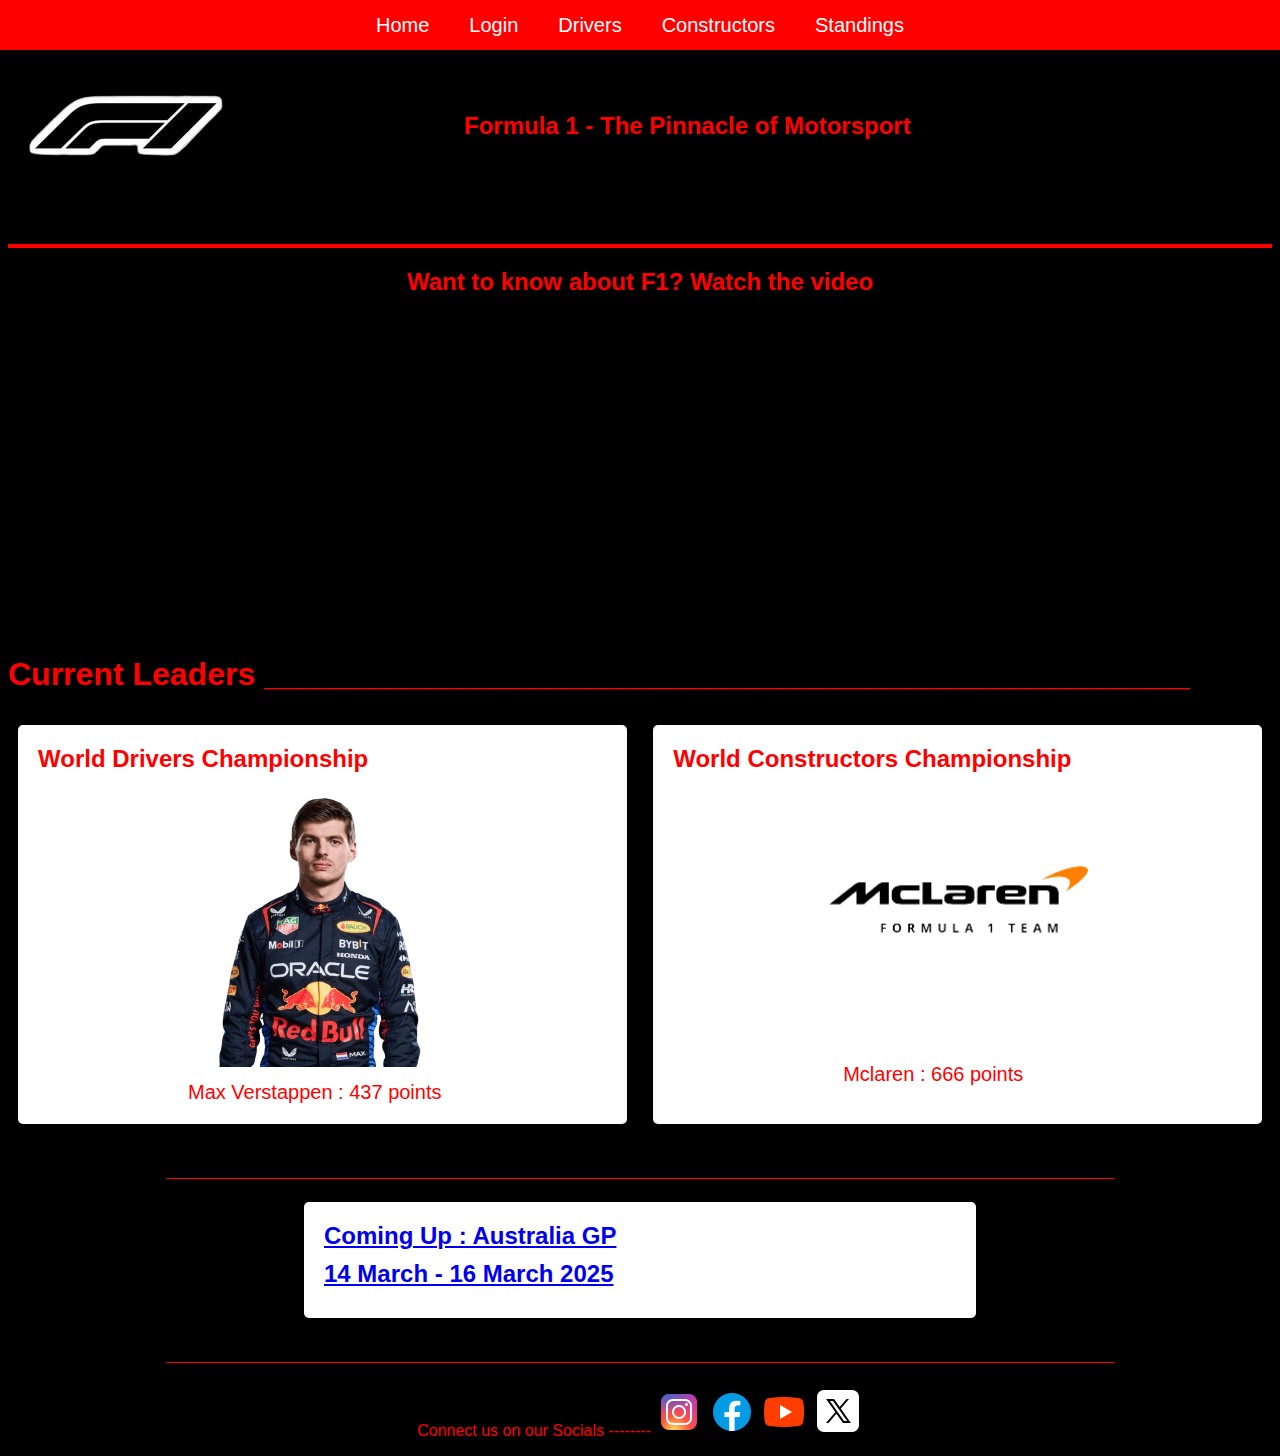
<file: project/index.html>
<!DOCTYPE html>
<html>
    <head>
        <title>Formula 1</title>
        <link rel="stylesheet" href="style.css">
        <link rel="icon" href="pics/fav-home.png">
    </head>
    <body>
        <div class="element">
            <img src="pics/logo.png" alt="F1 Logo" style="padding-right: 100px;">
            <h2 style="color: red; padding-left: 120px;">Formula 1 - The Pinnacle of Motorsport</h2>
        </div>
        <nav>
            <a href="index.html">Home</a>
            <a href="form.html">Login</a>
            <a href="drivers.html">Drivers</a>
            <a href="const.html">Constructors</a>
            <a href="stand.html">Standings</a>
        </nav>
        <h2 style="color: red;" align="center">
            Want to know about F1? Watch the video</h2>
        <div style="text-align: center;">
        <iframe width="560" height="315"
            src="https://www.youtube.com/embed/SSdsncLXLYs?si=FbUzZIsNlEqUjgto" 
            title="YouTube video player" frameborder="0" allow="accelerometer; autoplay; 
            clipboard-write; encrypted-media; gyroscope; picture-in-picture; web-share" 
            allowfullscreen>
        </iframe>
        </div>
        <h1 style="color: red;">Current Leaders ____________________________________________________</h1>
        <div class="card-box">
            <div class="card">
                <div class="card-content">
                    <div class="card-title">World Drivers Championship</div>
                    <img class="card-imaged" src="pics/driver/max.png" alt="Verstappen"> 
                    <div class="card-descriptiond">Max Verstappen : 437 points</div>
                </div>
            </div>
            <div class="card">
                <div class="card-content">
                    <div class="card-title">World Constructors Championship</div>
                    <img class="card-imagec" src="pics/const/mc.png" alt="McLaren">
                    <div class="card-descriptionc">Mclaren : 666 points</div>
                </div>
            </div>
        </div>
        <h2 style="color: red;" align="center">_______________________________________________________________________</h2>
        <div class="card-event"><a href="https://www.formula1.com/en/latest/article/fia-and-formula-1-announces-calendar-for-2025.48ii9hOMGxuOJnjLgpA5qS">
            <div class="card-title">Coming Up : Australia GP</div>
            <div class="card-title">14 March - 16 March 2025</div>
        </div></a>
        <h2 style="color: red;" align="center">_______________________________________________________________________</h2>
        <p style="color: red;" align="center">
            Connect us on our Socials --------
            <a href="https://www.instagram.com/f1/"><img src="pics/insta.png"></a>
            <a href="https://www.facebook.com/Formula1/"><img src="pics/face.png"></a>
            <a href="https://www.youtube.com/@Formula1"><img src="pics/you.png"></a>
            <a href="https://x.com/F1"><img src="pics/tweet.png"></a>
        </p>
    </body>
</html>
</file>
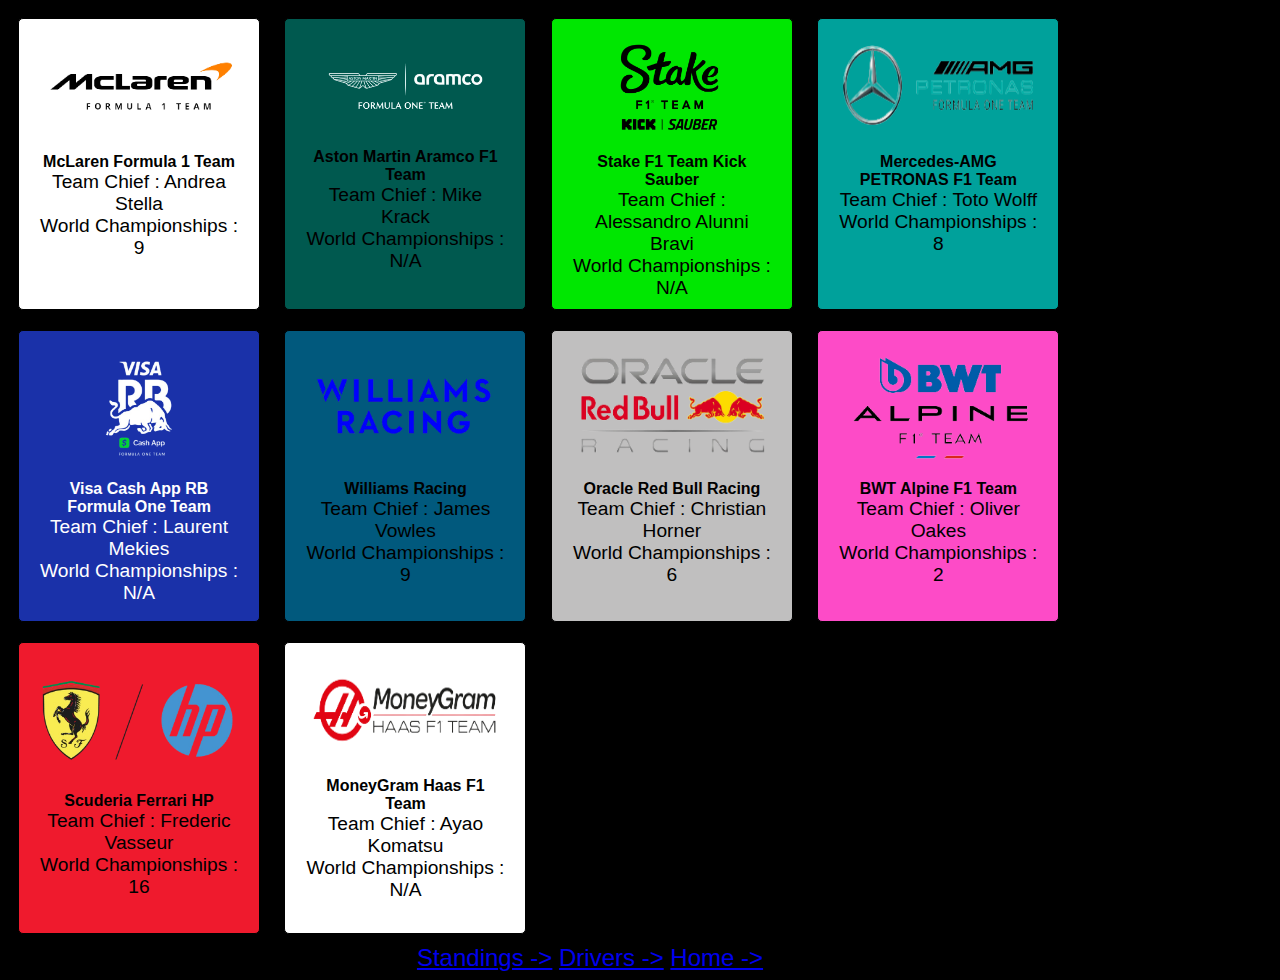
<file: project/const.html>
<!DOCTYPE html>
<html>
    <head>
        <title>Constructors</title>
        <link rel="stylesheet" href="style.css">
        <link rel="icon" href="pics/fav-const.png"> 
    </head>
    <body>
        <div class="const-card" style="background-color:#ffffff;">
            <a href="https://www.formula1.com/en/teams/McLaren.html"
            target="_blank">
                <img src="pics/const/mc.png" alt="McLaren" height="100"></a>
            <h2>McLaren Formula 1 Team</h2>
            <p>Team Chief : Andrea Stella</p>
            <p>World Championships : 9</p>
        </div>
        <div class="const-card" style="background-color:#00594F;">
            <a href="https://www.formula1.com/en/teams/Aston-Martin.html"
            target="_blank">
                <img src="pics/const/ast.png" alt="Aston Martin" height="95"></a>
            <h2>Aston Martin Aramco F1 Team</h2>
            <p>Team Chief : Mike Krack</p>
            <p>World Championships : N/A</p>
        </div>
        <div class="const-card" style="background-color:#00e701;">
            <a href="https://www.formula1.com/en/teams/kick-sauber.html"
            target="_blank">
                <img src="pics/const/alfa.png" alt="Kick Sauber" height="100"></a>
            <h2>Stake F1 Team Kick Sauber</h2>
            <p>Team Chief : Alessandro Alunni Bravi</p>
            <p>World Championships : N/A</p>
        </div>
        <div class="const-card" style="background-color:#00A19B;">
            <a href="https://www.formula1.com/en/teams/Mercedes.html"
            target="_blank">
                <img src="pics/const/merc.png" alt="Mercedes" height="100"></a>
            <h2>Mercedes-AMG PETRONAS F1 Team</h2>
            <p>Team Chief : Toto Wolff</p>
            <p>World Championships : 8</p>
        </div>
        <div class="const-card" style="background-color:#1a31a9;">
            <a href="https://www.formula1.com/en/teams/rb.html"
            target="_blank">
                <img src="pics/const/at.png" alt="Visa Cash App RB" height="115"></a>
            <h2 style="color: white;">Visa Cash App RB Formula One Team</h2>
            <p style="color: white;">Team Chief : Laurent Mekies</p>
            <p style="color: white;">World Championships : N/A</p>
        </div>
        <div class="const-card" style="background-color:#0196d198;">
            <a href="https://www.formula1.com/en/teams/Williams.html"
            target="_blank">
                <img src="pics/const/w.png" alt="Williams" height="115"></a>
            <h2>Williams Racing</h2>
            <p>Team Chief : James Vowles</p>
            <p>World Championships : 9</p>
        </div>
        <div class="const-card" style="background-color:#C0BFBF;">
            <a href="https://www.formula1.com/en/teams/Red-Bull-Racing.html"
            target="_blank">
                <img src="pics/const/rb.png" alt="Red Bull" height="115"></a>
            <h2>Oracle Red Bull Racing</h2>
            <p>Team Chief : Christian Horner</p>
            <p>World Championships : 6</p>
        </div>
        <div class="const-card" style="background-color:#FD4BC7;">
            <a href="https://www.formula1.com/en/teams/Alpine.html"
            target="_blank">
                <img src="pics/const/alp.png" alt="Alpine" height="115"></a>
            <h2>BWT Alpine F1 Team</h2>
            <p>Team Chief : Oliver Oakes</p>
            <p>World Championships : 2</p>
        </div>
        <div class="const-card" style="background-color:#EF1A2D;">
            <a href="https://www.formula1.com/en/teams/Ferrari.html"
            target="_blank">
                <img src="pics/const/fer.png" alt="Ferrari" height="115"></a>
            <h2>Scuderia Ferrari HP</h2>
            <p>Team Chief : Frederic Vasseur</p>
            <p>World Championships : 16</p>
        </div>
        <div class="const-card" style="background-color:#ffffff;">
            <a href="https://www.formula1.com/en/teams/Haas-F1-Team.html"
            target="_blank">
                <img src="pics/const/haas.png" alt="Haas" height="100"></a>
            <h2>MoneyGram Haas F1 Team</h2>
            <p>Team Chief : Ayao Komatsu</p>
            <p>World Championships : N/A</p>
        </div>
        <div class="links" align="center" style="font-size: x-large;">
            <a href="stand.html">Standings -></a>
            <a href="drivers.html">Drivers -></a>
            <a href="index.html">Home -></a>
        </div>
    </body>
</html>
</file>
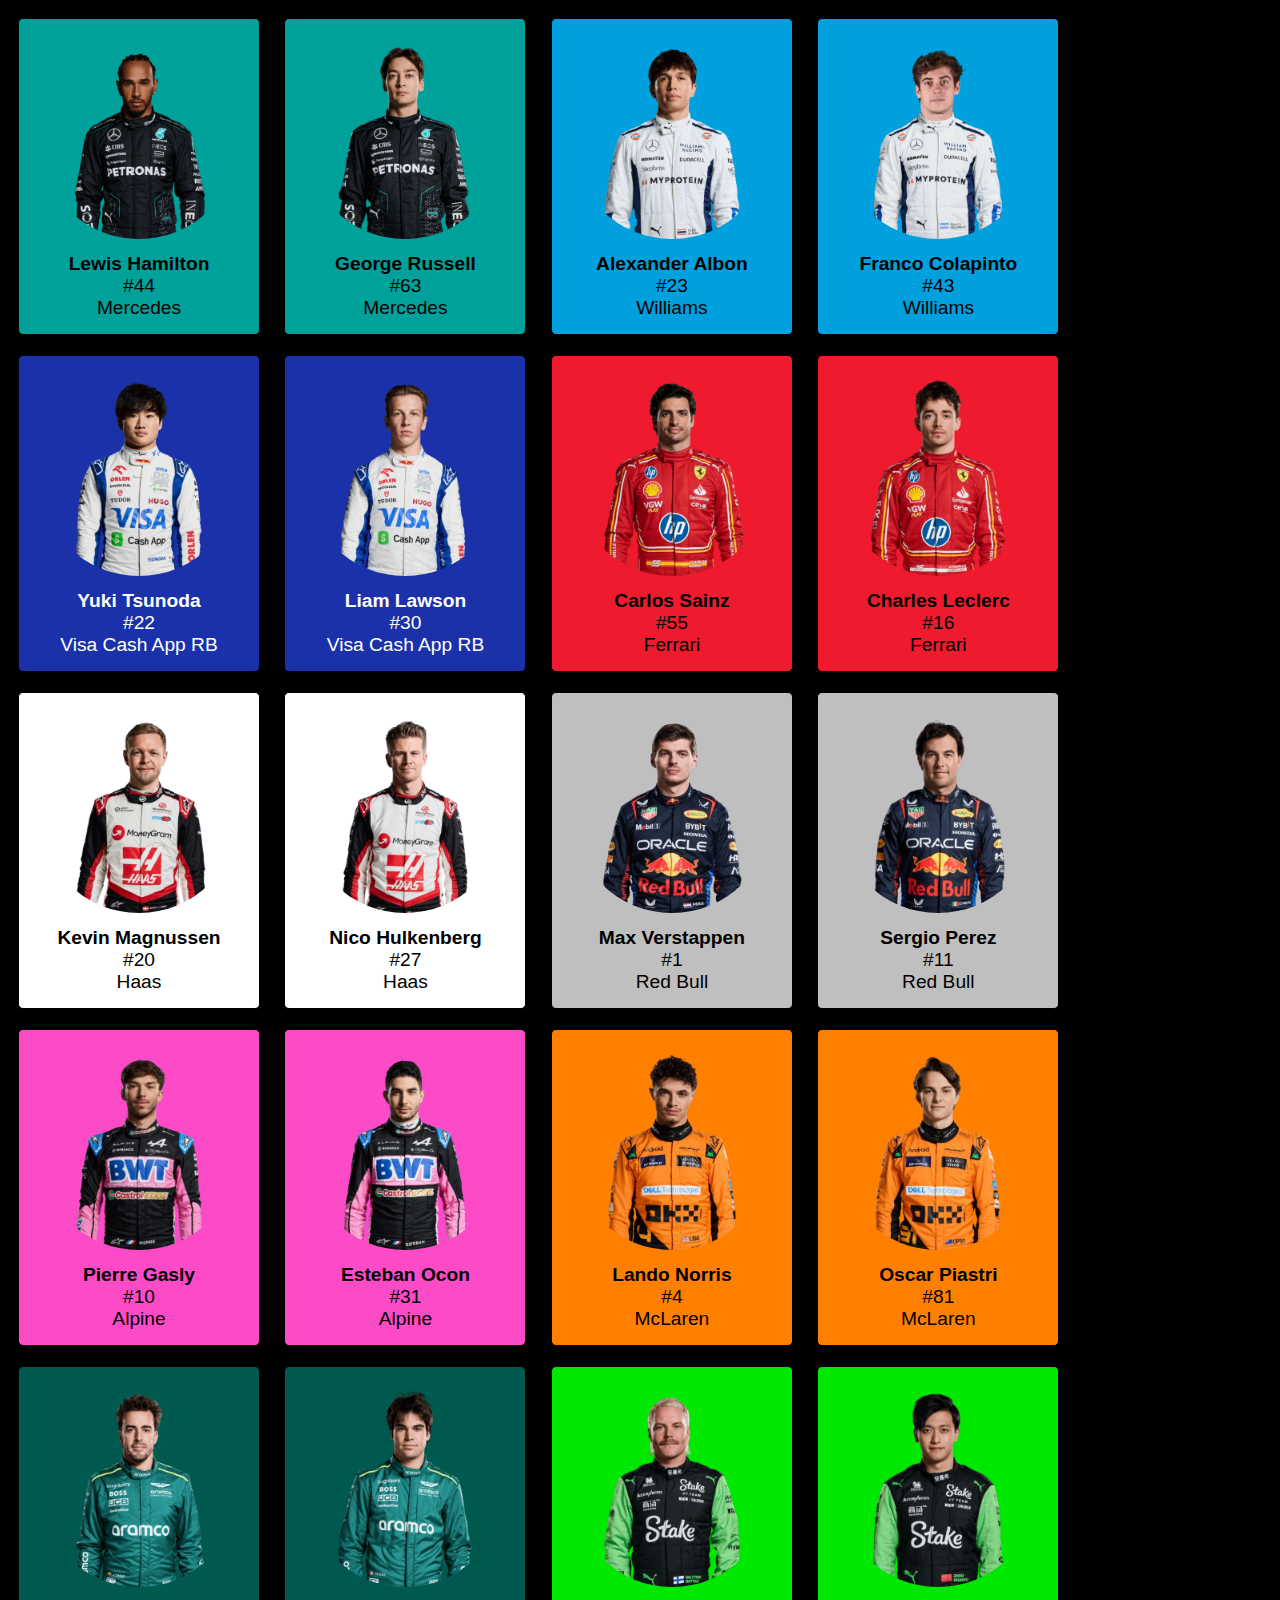
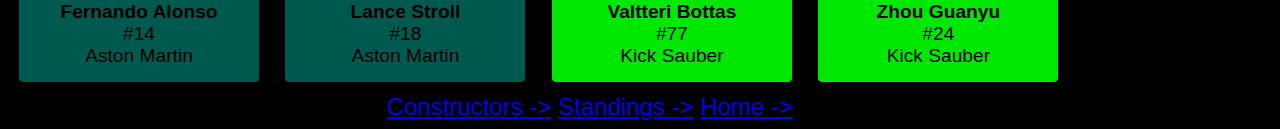
<file: project/drivers.html>
<!DOCTYPE html>
<html>
    <head>
        <title>Drivers</title>
        <link rel="stylesheet" href="style.css">
        <link rel="icon" href="pics/fav-drive.png">
    </head>
    <body>
        <div class="driver-card" style="background-color:#00A19B;">
            <a href="https://www.formula1.com/en/drivers/lewis-hamilton.html"
            target="_blank">
                <img src="pics/driver/lew.png" alt="Lewis" height="150"></a>
            <h2>Lewis Hamilton</h2>
            <p>#44</p>
            <p>Mercedes</p>
        </div>
        <div class="driver-card" style="background-color:#00A19B;">
            <a href="https://www.formula1.com/en/drivers/george-russell.html"
            target="_blank">
                <img src="pics/driver/geo.png" alt="George" height="150"></a>
            <h2>George Russell</h2>
            <p>#63</p>
            <p>Mercedes</p>
        </div>
        <div class="driver-card" style="background-color:#00A0DE;">
            <a href="https://www.formula1.com/en/drivers/alexander-albon.html"
            target="_blank">
                <img src="pics/driver/albono.png" alt="Albon" height="150"></a>
            <h2>Alexander Albon</h2>
            <p>#23</p>
            <p>Williams</p>
        </div>
        <div class="driver-card" style="background-color:#00A0DE;">
            <a href="https://www.formula1.com/en/drivers/franco-colapinto.html"
            target="_blank">
                <img src="pics/driver/col.png" alt="Colapinto" height="150"></a>
            <h2>Franco Colapinto</h2>
            <p>#43</p>
            <p>Williams</p>
        </div>
        <div class="driver-card" style="background-color:#1a31a9;">
            <a href="https://www.formula1.com/en/drivers/yuki-tsunoda.html"
            target="_blank">
                <img src="pics/driver/yuki.png" alt="Tsunoda" height="150"></a>
            <h2 style="color: #FFFFFF;">Yuki Tsunoda</h2>
            <p style="color: #FFFFFF;">#22</p>
            <p style="color: #FFFFFF;">Visa Cash App RB</p>
        </div>
        <div class="driver-card" style="background-color:#1a31a9;">
            <a href="https://www.formula1.com/en/drivers/liam-lawson.html"
            target="_blank">
                <img src="pics/driver/law.png" alt="Lawson" height="150"></a>
            <h2 style="color: #FFFFFF;">Liam Lawson</h2>
            <p style="color: #FFFFFF;">#30</p>
            <p style="color: #FFFFFF;">Visa Cash App RB</p>
        </div>
        <div class="driver-card" style="background-color:#EF1A2D;">
            <a href="https://www.formula1.com/en/drivers/carlos-sainz.html"
            target="_blank">
                <img src="pics/driver/sai.png" alt="Sainz" height="150"></a>
            <h2>Carlos Sainz</h2>
            <p>#55</p>
            <p>Ferrari</p>
        </div>
        <div class="driver-card" style="background-color:#EF1A2D;">
            <a href="https://www.formula1.com/en/drivers/charles-leclerc.html"
            target="_blank">
                <img src="pics/driver/lec.png" alt="Leclerc" height="150"></a>
            <h2>Charles Leclerc</h2>
            <p>#16</p>
            <p>Ferrari</p>
        </div>
        <div class="driver-card" style="background-color:#ffffff;">
            <a href="https://www.formula1.com/en/drivers/kevin-magnussen.html"
            target="_blank">
                <img src="pics/driver/kmag.png" alt="Magnussen" height="150"></a>
            <h2>Kevin Magnussen</h2>
            <p>#20</p>
            <p>Haas</p>
        </div>
        <div class="driver-card" style="background-color:#ffffff;">
            <a href="https://www.formula1.com/en/drivers/nico-hulkenberg.html"
            target="_blank">
                <img src="pics/driver/hulk.png" alt="Hulkenberg" height="150"></a>
            <h2>Nico Hulkenberg</h2>
            <p>#27</p>
            <p>Haas</p>
        </div>
        <div class="driver-card" style="background-color:#C0BFBF;">
            <a href="https://www.formula1.com/en/drivers/max-verstappen.html"
            target="_blank">
                <img src="pics/driver/max.png" alt="Verstappen" height="150"></a>
            <h2>Max Verstappen</h2>
            <p>#1</p>
            <p>Red Bull</p>
        </div>
        <div class="driver-card" style="background-color:#C0BFBF;">
            <a href="https://www.formula1.com/en/drivers/sergio-perez.html"
            target="_blank">
                <img src="pics/driver/checo.png" alt="Perez" height="150"></a>
            <h2>Sergio Perez</h2>
            <p>#11</p>
            <p>Red Bull</p>
        </div>
        <div class="driver-card" style="background-color:#FD4BC7;">
            <a href="https://www.formula1.com/en/drivers/pierre-gasly.html"
            target="_blank">
                <img src="pics/driver/gas.png" alt="Gasly" height="150"></a>
            <h2>Pierre Gasly</h2>
            <p>#10</p>
            <p>Alpine</p>
        </div>
        <div class="driver-card" style="background-color:#FD4BC7;">
            <a href="https://www.formula1.com/en/drivers/esteban-ocon.html"
            target="_blank">
                <img src="pics/driver/ocon.png" alt="Ocon" height="150"></a>
            <h2>Esteban Ocon</h2>
            <p>#31</p>
            <p>Alpine</p>
        </div>
        <div class="driver-card" style="background-color:#FF8000;">
            <a href="https://www.formula1.com/en/drivers/lando-norris.html"
            target="_blank">
                <img src="pics/driver/lando.png" alt="Norris" height="150"></a>
            <h2>Lando Norris</h2>
            <p>#4</p>
            <p>McLaren</p>
        </div>
        <div class="driver-card" style="background-color:#FF8000;">
            <a href="https://www.formula1.com/en/drivers/oscar-piastri.html"
            target="_blank">
                <img src="pics/driver/osc.png" alt="Piastri" height="150"></a>
            <h2>Oscar Piastri</h2>
            <p>#81</p>
            <p>McLaren</p>
        </div>
        <div class="driver-card" style="background-color:#00594F;">
            <a href="https://www.formula1.com/en/drivers/fernando-alonso.html"
            target="_blank">
                <img src="pics/driver/alo.png" alt="Alonso" height="150"></a>
            <h2>Fernando Alonso</h2>
            <p>#14</p>
            <p>Aston Martin</p>
        </div>
        <div class="driver-card" style="background-color:#00594F;">
            <a href="https://www.formula1.com/en/drivers/lance-stroll.html"
            target="_blank">
                <img src="pics/driver/str.png" alt="Stroll" height="150"></a>
            <h2>Lance Stroll</h2>
            <p>#18</p>
            <p>Aston Martin</p>
        </div>
        <div class="driver-card" style="background-color:#00e701;">
            <a href="https://www.formula1.com/en/drivers/valtteri-bottas.html"
            target="_blank">
                <img src="pics/driver/bot.png" alt="Bottas" height="150"></a>
            <h2>Valtteri Bottas</h2>
            <p>#77</p>
            <p>Kick Sauber</p>
        </div>
        <div class="driver-card" style="background-color:#00e701;">
            <a href="https://www.formula1.com/en/drivers/guanyu-zhou.html"
            target="_blank">
                <img src="pics/driver/zho.png" alt="Zhou" height="150"></a>
            <h2>Zhou Guanyu</h2>
            <p>#24</p>
            <p>Kick Sauber</p>
        </div>
        <div class="links" align="center" style="font-size: x-large;">
            <a href="const.html">Constructors -></a>
            <a href="stand.html">Standings -></a>
            <a href="index.html">Home -></a>
        </div>
    </body>
</html>
</file>
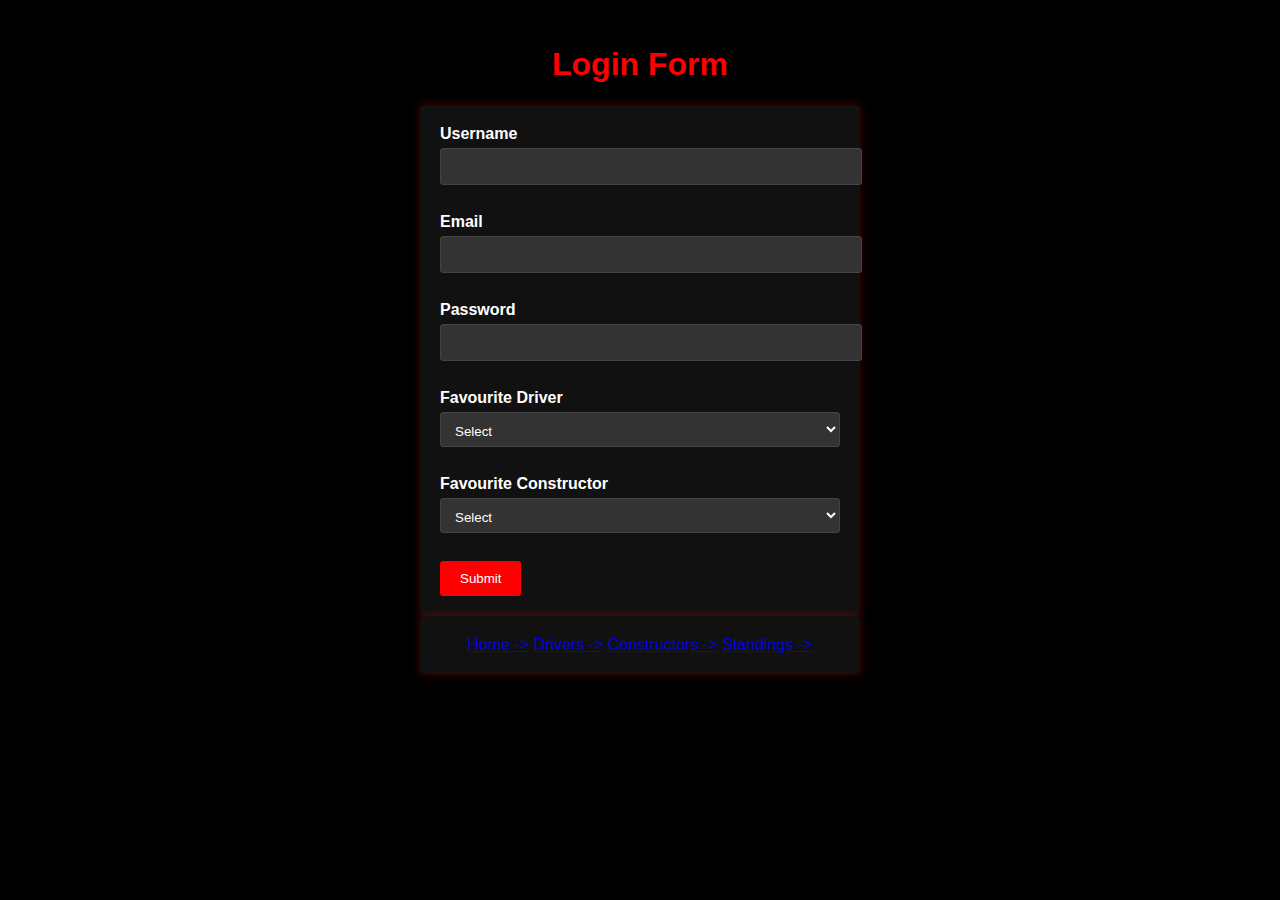
<file: project/form.html>
<!DOCTYPE html>
<html>
    <head>
        <title>Login</title>
        <link rel="icon" href="pics/fav-login.png">
        <style>
            body {
                font-family: Arial, sans-serif;
                background-color: #000;
                color: #fff;
            }

            div {
                background-color: #111;
                padding-top: 50px;
                width: 400px;
                margin: 0 auto;
                padding: 20px;
                border-radius: 5px;
                box-shadow: 0 0 10px rgba(255, 0, 0, 0.3);
            }

            form {
                text-align: left;
                align-content: center;
            }

            label {
                display: block;
                margin-bottom: 5px;
                font-weight: bold;
            }

            input[type="text"],
            input[type="email"],
            input[type="password"],
            select {
                width: 100%;
                padding: 10px;
                margin-bottom: 10px;
                border: 1px solid #444;
                border-radius: 3px;
                background-color: #333;
                color: #fff;
            }

            select {
                height: 35px;
            }

            input[type="submit"] {
                background-color: #ff0000;
                color: #fff;
                border: none;
                padding: 10px 20px;
                border-radius: 3px;
                cursor: pointer;
            }

            input[type="submit"]:hover {
                background-color: #cc0000;
            }

            h1 {
                padding-top: 25px;
            }
        </style>
    </head>
    <body>
        <h1 style="color: #ff0000;" align="center">Login Form</h1>
        <div>
            <form action="f1db.php" method="post">
                <label>Username</label>
                <input type="text" name="una" required><br><br>

                <label>Email</label>
                <input type="email" name="ema" required><br><br>

                <label>Password</label>
                <input type="password" name="pass" required><br><br>

                <label>Favourite Driver</label>
                <select name="driver" required>
                    <option value="select">Select</option>
                    <option value="alb">Alexander Albon</option>
                    <option value="sai">Carlos Sainz</option>
                    <option value="lec">Charles Leclerc</option>
                    <option value="law">Liam Lawson</option>
                    <option value="oco">Esteban Ocon</option>
                    <option value="alo">Fernando Alonso</option>
                    <option value="rus">George Russell</option>
                    <option value="mag">Kevin Magnussen</option>
                    <option value="str">Lance Stroll</option>
                    <option value="nor">Lando Norris</option>
                    <option value="ham">Lewis Hamilton</option>
                    <option value="col">Franco Colapinto</option>
                    <option value="ver">Max Verstappen</option>
                    <option value="hulk">Nico Hulkenberg</option>
                    <option value="osc">Oscar Piastri</option>
                    <option value="gas">Pierre Gasly</option>
                    <option value="per">Sergio Perez</option>
                    <option value="bot">Valtteri Bottas</option>
                    <option value="tsu">Yuki Tsunoda</option>
                    <option value="zho">Zhou Guanyu</option>
                </select><br><br>

                <label>Favourite Constructor</label>
                <select name="const" required>
                    <option value="select">Select</option>
                    <option value="kick">Kick Sauber</option>
                    <option value="vrb">Visa Cash App RB</option>
                    <option value="alp">Alpine</option>
                    <option value="ast">Aston Martin</option>
                    <option value="fer">Ferrari</option>
                    <option value="haas">Haas</option>
                    <option value="mcl">McLaren</option>
                    <option value="merc">Mercedes</option>
                    <option value="rb">Red Bull</option>
                    <option value="will">Williams</option>
                </select><br><br>

                <input type="submit" id="submit">
            </form>
        </div>
        <div class="links" align="center">
            <a href="index.html">Home -></a>
            <a href="drivers.html">Drivers -></a>
            <a href="const.html">Constructors -></a>
            <a href="stand.html">Standings -></a>
        </div>
        <script>
            const form = document.querySelector('form');

            form.addEventListener('submit', (event) => {
            const emailInput = document.getElementById("ema");
            const passwordInput = document.getElementById("pass");
            const emailRegex = /^[a-zA-Z0-9._+-]+@[a-zA-Z0-9.-]+\.[a-zA-Z]{2,4}$/;

            if (!emailRegex.test(emailInput.value)) {
                alert("Please enter a valid email");
                event.preventDefault();
            }

            if (passwordInput.value.length < 8) {
                alert("Password must be 8 characters long");
                event.preventDefault();
            }
            });
        </script>
    </body>
</html>
</file>
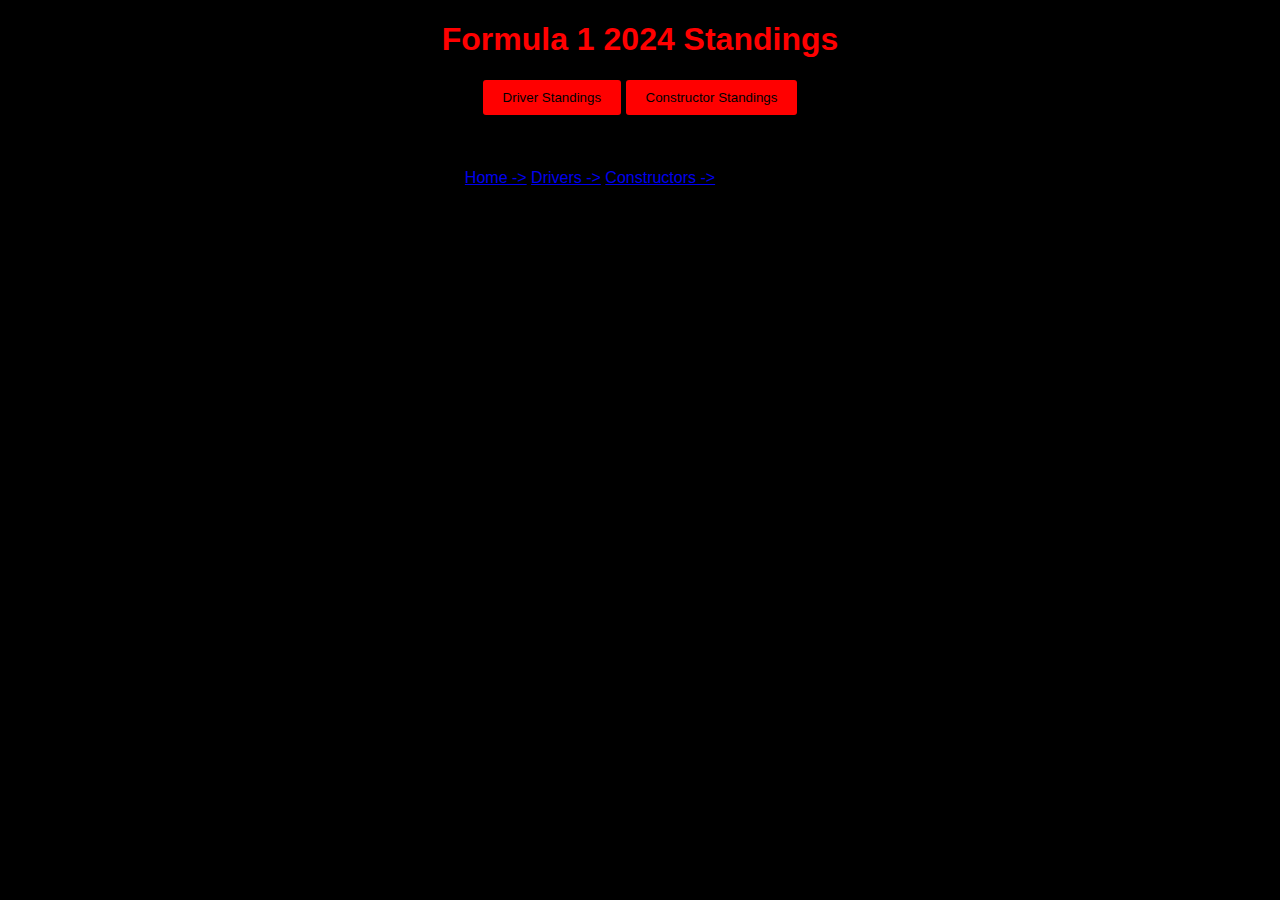
<file: project/stand.html>
<!DOCTYPE html>
<html>
    <head>
        <title>Standings</title>
        <link href="style.css" rel="stylesheet">
        <link href="pics/fav-stand.png" rel="icon">
    </head>
    <body>
        <h1 style="color: red;" align="center">Formula 1 2024 Standings</h1>
        <div align="center">
            <button onclick="displayDriver()">Driver Standings</button>
            <button onclick="displayConstruct()">Constructor Standings</button>
            <br><br>

            <br><br>
            <div id="driverStand" style="display:none; color: chartreuse;"></div>
            <div id="constructStand" style="display:none; color: chartreuse;"></div>
        </div>
        <div class="links" align="center">
            <a href="index.html">Home -></a>
            <a href="drivers.html">Drivers -></a>
            <a href="const.html">Constructors -></a>
        </div>
        <script>
            const driver = [
                {position:1, name:'Max Verstappen', nationality:'Netherlands', points:437},
                {position:2, name:'Lando Norris', nationality:'Great Britain', points:374},
                {position:3, name:'Charles Leclerc', nationality:'Monaco', points:356},
                {position:4, name:'Oscar Piastri', nationality:'Australia', points:292},
                {position:5, name:'Carlos Sainz', nationality:'Spain', points:290},
                {position:6, name:'George Russell', nationality:'Great Britain', points:245},
                {position:7, name:'Lewis Hamilton', nationality:'Great Britain', points:223},
                {position:8, name:'Sergio Perez', nationality:'Mexico', points:152},
                {position:9, name:'Fernando Alonso', nationality:'Spain', points:70},
                {position:10, name:'Pierre Gasly', nationality:'France', points:42},
                {position:11, name:'Nico Hulkenberg', nationality:'Germany', points:41},
                {position:12, name:'Yuki Tsunoda', nationality:'Japan', points:30},
                {position:13, name:'Lance Stroll', nationality:'Canada', points:24},
                {position:14, name:'Esteban Ocon', nationality:'France', points:23},
                {position:15, name:'Kevin Magnussen', nationality:'Denmark', points:16},
                {position:16, name:'Alexander Albon', nationality:'Thailand', points:12},
                {position:17, name:'Franco Colapinto', nationality:'Argentina', points:5},
                {position:18, name:'Zhou Guanyu', nationality:'China', points:4},
                {position:19, name:'Liam Lawson', nationality:'New Zealand', points:4},
                {position:20, name:'Valtteri Bottas', nationality:'Finland', points:0},              
            ];

            const construct = [
                {position:1, name:'McLaren', nationality:'Great Britain', points:666},
                {position:2, name:'Ferrari', nationality:'Italy', points:652},
                {position:3, name:'Red Bull Racing', nationality:'Austria', points:589},
                {position:4, name:'Mercedes', nationality:'Germany', points:468},
                {position:5, name:'Aston Martin', nationality:'Great Britain', points:94},
                {position:6, name:'Alpine', nationality:'France', points:65},
                {position:7, name:'Haas', nationality:'USA', points:58},
                {position:8, name:'RB Honda RBPT', nationality:'Italy', points:46},
                {position:9, name:'Williams', nationality:'Great Britain', points:17},               
                {position:10, name:'Kick Sauber', nationality:'Switzerland', points:4},
            ];

            function displayDriver() {
                const driverT = document.getElementById('driverStand');
                const tableHTML = generateTableHTML(driver);
                driverT.innerHTML = tableHTML;
                driverT.style.display = 'block';
                document.getElementById('constructStand').style.display = 'none';
            }

            function displayConstruct() {
                const constructT = document.getElementById('constructStand');
                const tableHTML = generateTableHTML(construct);
                constructT.innerHTML = tableHTML;
                constructT.style.display = 'block';
                document.getElementById('driverStand').style.display = 'none';
            }

            function generateTableHTML(data) {
                let tableHTML = '<table>';
                tableHTML += '<tr><th>Position</th><th>Name</th><th>Nationality</th><th>Points</th></tr>';
                data.forEach((item) => {
                    tableHTML += `<tr><td>${item.position}</td><td>${item.name}</td><td>${item.nationality}</td><td>${item.points}</td></tr>`;
                });
                tableHTML += '</table>';
                return tableHTML;
            }
        </script>
    </body>
</html>
</file>
<file: project/style.css>
.element {
    display: flex;
    align-items: center;
    border-bottom: #ff0000 4px solid;
}
body{
    background-color: black;
    font-family: Arial, sans-serif;
}
nav {
    background-color: #ff0000;
    color: #fff;
    position: fixed;
    width: 100%;
    top: 0;
    left: 0;
    font-size: 20px;
    display: flex;
    justify-content: center;
    align-items: center;
    height: 50px;
}
nav a{
    text-decoration: none;
    color: #fff;
    margin: 0 20px;
}
.driver-card {
    display: inline-block;
    width: 100%;
    height: 275px;
    margin: 10px;
    vertical-align: top;
    border: 1px solid #ccc;
    border-radius: 5px;
    padding: 20px;
    text-align: center;
    box-shadow: 0px 0px 10px rgba(0, 0, 0, 0.2);
    border: 1px solid ;
    border-radius: 5px;
    padding: 20px;
    width: 200px;
    text-align: center;
    box-shadow: 0px 0px 10px rgba(0, 0, 0, 0.2);
}
.driver-card img {
    max-width: 100%;
    height: auto;
    border-radius: 50%;
    margin-bottom: 10px;
    overflow: hidden;
}
.driver-card h2 {
    font-size: 1.2rem;
    margin: 0;
}
.driver-card p {
    font-size: 1.2rem;
    margin: 0;
}
.const-card {
    display: inline-block;
    height: 250px;
    width: 100%;
    margin: 10px;
    vertical-align: top;
    border: 1px solid #ccc;
    border-radius: 5px;
    padding: 20px;
    text-align: center;
    box-shadow: 0px 0px 10px rgba(0, 0, 0, 0.2);
    border: 1px solid ;
    border-radius: 5px;
    padding: 20px;
    width: 200px;
    text-align: center;
    box-shadow: 0px 0px 10px rgba(0, 0, 0, 0.2);
}
.const-card img {
    max-width: 100%;
    margin-bottom: 10px;
    overflow: hidden;
}
.const-card h2 {
    font-size: 1rem;
    margin: 0;
}
.const-card p {
    font-size: 1.2rem;
    margin: 0;
}
.links {
    margin-right : 100px;
}
button {
    background-color: #ff0000;
    color: black;
    border: none;
    padding: 10px 20px;
    border-radius: 3px;
    cursor: pointer;
}
table {
    border-spacing: 10px;
}
.card-box {
    display: flex;
    justify-content: space-between;
}
.card {
    width: 45%;
    height: auto;
    padding: 20px;
    background-color: #fff;
    box-shadow: 0 4px 6px rgba(0, 0, 0, 0.1);
    border-radius: 5px;
    margin: 10px;
}
.card-content {
    font-family: Arial, sans-serif;
    color: #ff0000;
}
.card-title {
    font-size: 24px;
    font-weight: bold;
    margin-bottom: 10px;
}
.card-imaged {
    width: 50%;
    padding-left: 140px;
    height: auto;
    margin-bottom: 10px;
}
.card-imagec {
    width: 50%;
    padding-top: 50px;
    padding-left: 140px;
    height: auto;
    margin-bottom: 10px;
}
.card-descriptiond {
    padding-left: 150px;
    font-size: 20px;
}
.card-descriptionc {
    padding-top: 75px;
    padding-left: 170px;
    font-size: 20px;
}
.card-event {
    margin: auto;
    display: flex;
    width: 50%;
    height: auto;
    padding: 20px;
    background-color: #fff;
    box-shadow: 0 4px 6px rgba(0, 0, 0, 0.1);
    border-radius: 5px;
}
.desss{
    font-size: 20px;
    padding-left: 150px;
}
</file>
